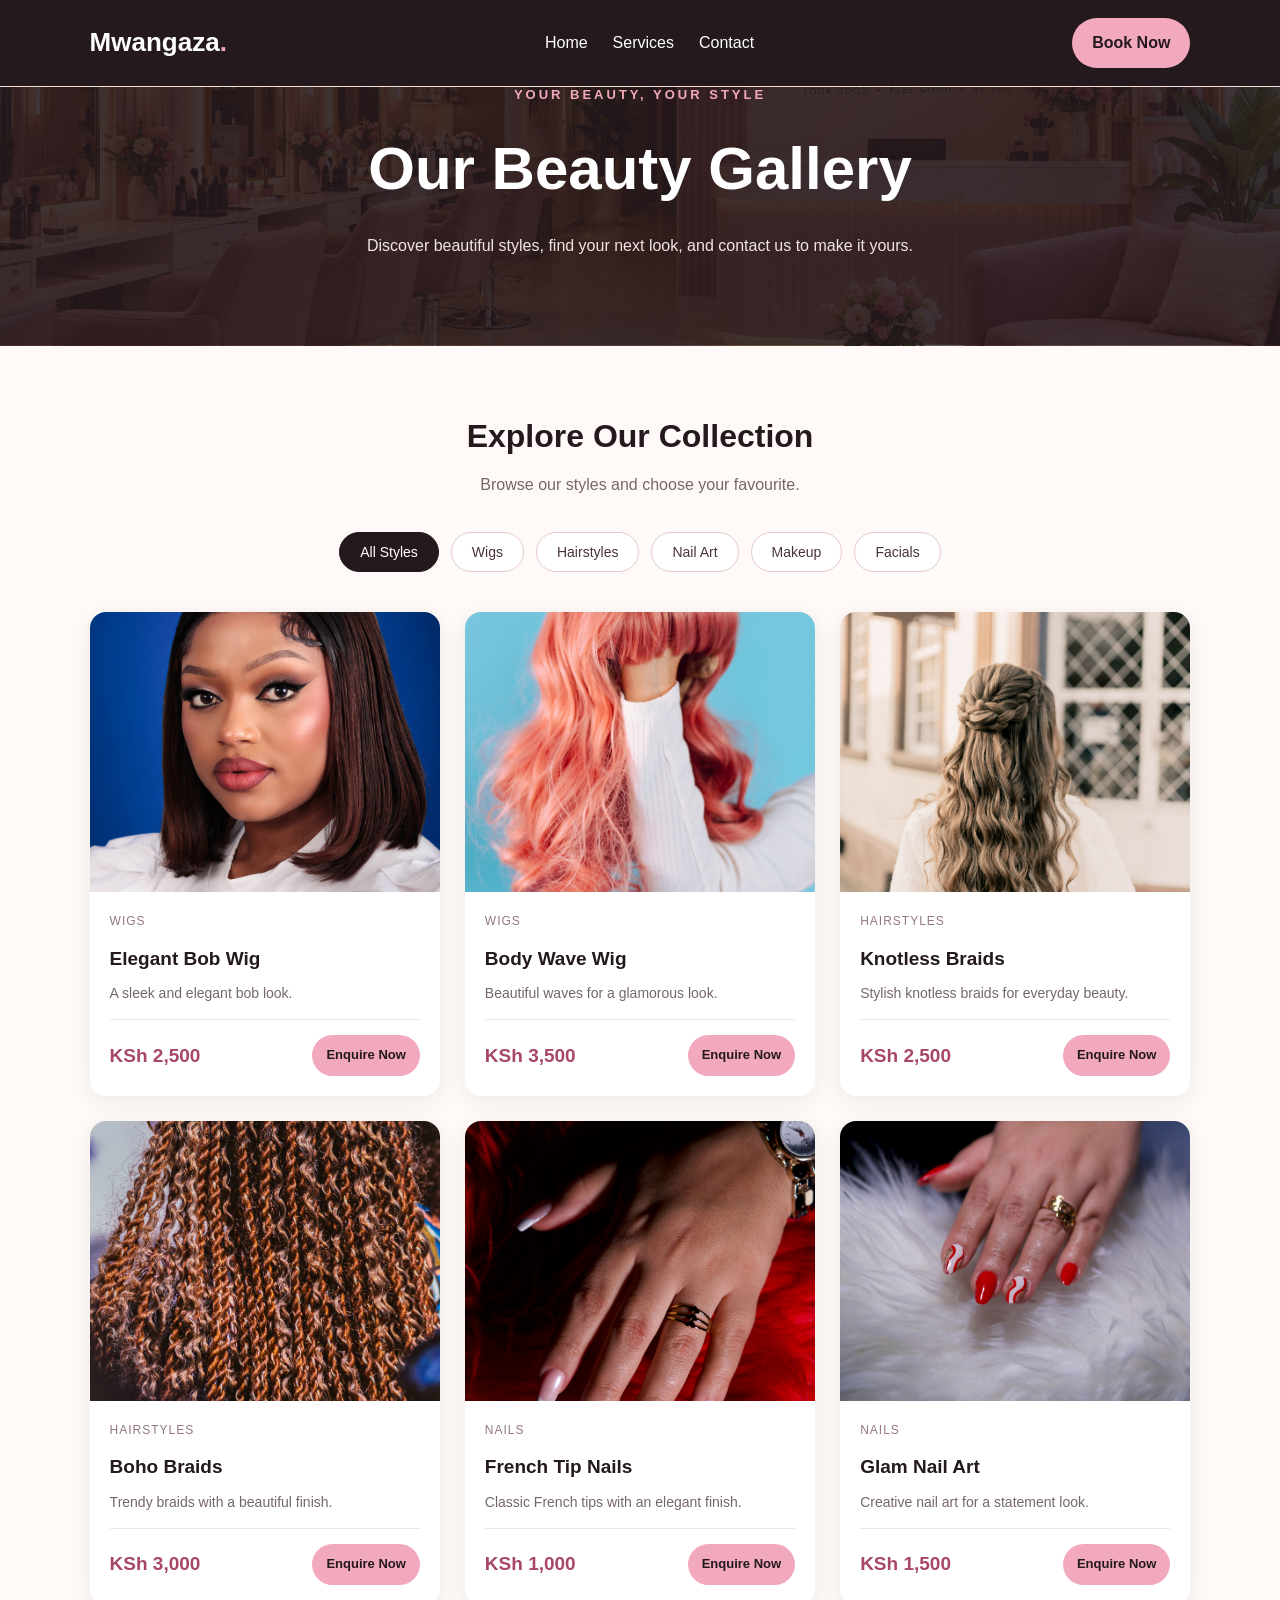
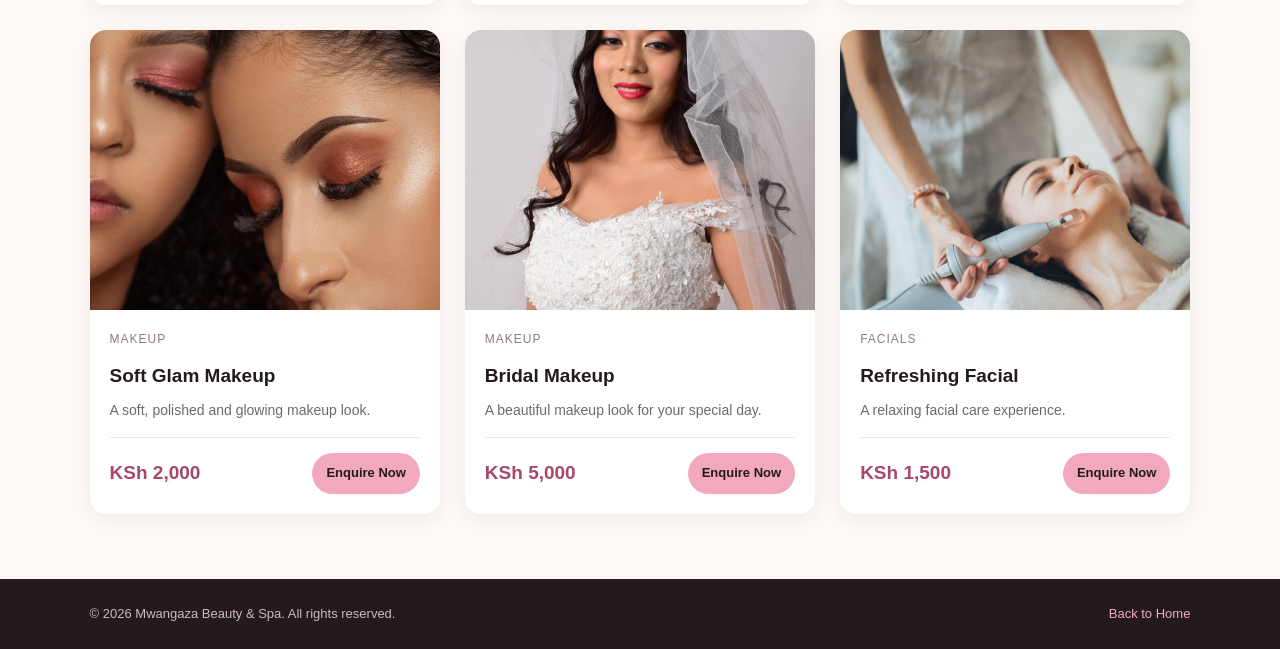
<file: gallery.html>
<!doctype html>
<html lang="en">
  <head>
    <meta charset="UTF-8" />
    <meta name="viewport" content="width=device-width, initial-scale=1.0" />
    <title>Beauty Gallery | Mwangaza Beauty & Spa</title>

    <link rel="stylesheet" href="style.css" />
    <link rel="stylesheet" href="gallery.css" />
  </head>

  <body>
    <header class="gallery-header">
      <a href="index.html" class="gallery-logo"> Mwangaza<span>.</span> </a>

      <nav class="gallery-nav">
        <a href="index.html">Home</a>
        <a href="index.html#services">Services</a>
        <a href="index.html#contact">Contact</a>
      </nav>

      <a href="index.html#contact" class="gallery-book-btn"> Book Now </a>
    </header>

    <main>
      <section class="gallery-hero">
        <p class="gallery-eyebrow">YOUR BEAUTY, YOUR STYLE</p>

        <h1>Our Beauty Gallery</h1>

        <p>
          Discover beautiful styles, find your next look, and contact us to make
          it yours.
        </p>
      </section>

      <section class="full-gallery">
        <div class="gallery-heading">
          <h2>Explore Our Collection</h2>
          <p>Browse our styles and choose your favourite.</p>
        </div>

        <div class="gallery-filters">
          <button class="filter-btn active" data-category="all">
            All Styles
          </button>

          <button class="filter-btn" data-category="wigs">Wigs</button>

          <button class="filter-btn" data-category="hairstyles">
            Hairstyles
          </button>

          <button class="filter-btn" data-category="nails">Nail Art</button>

          <button class="filter-btn" data-category="makeup">Makeup</button>

          <button class="filter-btn" data-category="facials">Facials</button>
        </div>

        <div class="beauty-gallery-grid" id="beauty-gallery-grid">
          <!-- Our beauty style cards will go here. -->
        </div>
      </section>
    </main>

    <footer class="gallery-footer">
      <p>&copy; 2026 Mwangaza Beauty & Spa. All rights reserved.</p>
      <a href="index.html">Back to Home</a>
    </footer>

    <script src="gallery.js"></script>
  </body>
</html>
</file>
<file: style.css>
/* ================================
   GENERAL STYLES
================================ */

* {
  margin: 0;
  padding: 0;
  box-sizing: border-box;
}

html {
  scroll-behavior: smooth;
}

body {
  font-family: Arial, sans-serif;
  background: #fffaf7;
  color: #2b2020;
  line-height: 1.6;
}

a {
  text-decoration: none;
  color: inherit;
}

ul {
  list-style: none;
}

section {
  padding: 90px 7%;
}

/* ================================
   NAVIGATION
================================ */

header {
  position: fixed;
  top: 0;
  left: 0;
  width: 100%;
  z-index: 1000;
  background: rgba(255, 250, 247, 0.95);
  border-bottom: 1px solid #f0ded7;
}

.navbar {
  max-width: 1200px;
  margin: auto;
  height: 75px;

  display: flex;
  align-items: center;
  justify-content: space-between;
}

.logo {
  font-size: 25px;
  font-weight: bold;
  color: #9b4d64;
}

.nav-links {
  display: flex;
  gap: 30px;
}

.nav-links a {
  font-size: 15px;
  font-weight: 600;
  transition: 0.3s;
}

.nav-links a:hover {
  color: #b85c78;
}

.nav-button {
  background: #9b4d64;
  color: white;
  padding: 11px 22px;
  border-radius: 30px;
  font-weight: bold;
  transition: 0.3s;
}

.nav-button:hover {
  background: #74384b;
  transform: translateY(-2px);
}

/* ================================
   HERO SECTION
================================ */

.hero {
  min-height: 100vh;

  display: flex;
  align-items: center;

  background:
    linear-gradient(rgba(43, 32, 32, 0.45), rgba(43, 32, 32, 0.45)),
    url("images/salon.jpg");

  background-size: cover;
  background-position: center;
}

.hero-content {
  max-width: 700px;
  color: white;
  padding-top: 100px;
}

.small-heading {
  color: #f6c8d5;
  font-size: 14px;
  font-weight: bold;
  letter-spacing: 3px;
  margin-bottom: 15px;
}

.hero h1 {
  font-size: clamp(42px, 6vw, 68px);
  line-height: 1.05;
  margin-bottom: 25px;
}

.hero h1 span {
  color: #f2a9bd;
}

.hero-text {
  max-width: 550px;
  font-size: 18px;
  margin-bottom: 35px;
}

.hero-buttons {
  display: flex;
  gap: 15px;
  flex-wrap: wrap;
}

.primary-button,
.secondary-button {
  padding: 14px 25px;
  border-radius: 30px;
  font-weight: bold;
  transition: 0.3s;
}

.primary-button {
  background: #b85c78;
  color: white;
}

.primary-button:hover {
  background: #9b4d64;
  transform: translateY(-3px);
}

.secondary-button {
  border: 2px solid white;
  color: white;
}

.secondary-button:hover {
  background: white;
  color: #2b2020;
}

/* ================================
   SECTION HEADINGS
================================ */

.section-container {
  max-width: 1200px;
  margin: auto;
}

.section-heading p:first-child {
  color: #b85c78;
  font-size: 13px;
  font-weight: bold;
  letter-spacing: 3px;
  margin-bottom: 10px;
}

.section-heading h2 {
  font-size: clamp(35px, 5vw, 55px);
  line-height: 1.1;
  margin-bottom: 25px;
}

.section-heading h2 span {
  color: #b85c78;
}

.center {
  text-align: center;
}

.section-description {
  max-width: 550px;
  margin: 0 auto 40px;
}

/* ================================
   ABOUT
================================ */

.about {
  background: white;
}

.about-content {
  max-width: 800px;
  font-size: 18px;
}

.about-content p {
  margin-bottom: 20px;
}

/* ================================
   SERVICES
================================ */

/* SERVICES LAYOUT */
.services-grid {
  display: grid !important;
  grid-template-columns: repeat(4, minmax(0, 1fr)) !important;
  gap: 24px;
  width: 100%;
  max-width: 1200px;
  margin: 0 auto;
  align-items: stretch;
}

/* INDIVIDUAL SERVICE CARD */
.service-card {
  min-width: 0;
  width: 100%;
  background: white;
  border-radius: 16px;
  overflow: hidden;
  box-shadow: 0 8px 24px rgba(0, 0, 0, 0.07);
  transition: transform 0.3s ease;
}

.service-card:hover {
  transform: translateY(-6px);
}

/* SERVICE IMAGE */
.service-card img {
  display: block;
  width: 100%;
  height: 180px;
  object-fit: cover;
}

/* SERVICE TEXT */
.service-info {
  padding: 18px;
}

.service-info h3 {
  font-size: 19px;
  margin-bottom: 8px;
}

.service-info p {
  font-size: 14px;
  color: #6d5c5c;
  line-height: 1.6;
}

/* TABLETS */
@media (max-width: 900px) {
  .services-grid {
    grid-template-columns: repeat(2, minmax(0, 1fr)) !important;
  }
}

/* PHONES */
@media (max-width: 600px) {
  .services-grid {
    grid-template-columns: 1fr !important;
  }
}

/* ================================
   GALLERY
================================ */

.gallery {
  background: white;
}

.gallery-grid {
  display: grid;
  grid-template-columns: repeat(4, 1fr);
  gap: 15px;
}

.gallery-item {
  height: 300px;
  overflow: hidden;
  border-radius: 15px;
}

.gallery-item img {
  width: 100%;
  height: 100%;
  object-fit: cover;
  display: block;
  transition: 0.4s;
}

.gallery-item:hover img {
  transform: scale(1.05);
}

.gallery-item:hover .gallery-placeholder {
  transform: scale(1.05);
}

/* ================================
   CONTACT
================================ */

.contact {
  background: #2b2020;
  color: white;
}

.contact .section-heading p:first-child {
  color: #f2a9bd;
}

.contact-buttons {
  display: flex;
  justify-content: center;
  gap: 15px;
  flex-wrap: wrap;
}

.contact-button {
  padding: 15px 30px;
  border-radius: 30px;
  background: #b85c78;
  color: white;
  font-weight: bold;

  transition: 0.3s;
}

.contact-button:hover {
  background: #d27692;
  transform: translateY(-3px);
}

/* ================================
   FOOTER
================================ */

footer {
  background: #1e1616;
  color: white;
  padding: 45px 7%;
  text-align: center;
}

.footer-content h3 {
  color: #f2a9bd;
  font-size: 25px;
  margin-bottom: 5px;
}

.copyright {
  margin-top: 20px;
  font-size: 13px;
  color: #b8aaaa;
}

/* ================================
   MOBILE RESPONSIVENESS
================================ */

@media (max-width: 900px) {
  .nav-links {
    display: none;
  }

  .services-grid {
    display: grid;
    grid-template-columns: repeat(4, minmax(0, 1fr));
    gap: 24px;
    align-items: start;
  }

  .gallery-grid {
    grid-template-columns: repeat(2, 1fr);
  }
}

@media (max-width: 600px) {
  section {
    padding: 70px 6%;
  }

  .navbar {
    padding: 0 6%;
  }

  .nav-button {
    padding: 9px 16px;
    font-size: 13px;
  }

  .hero h1 {
    font-size: 48px;
  }

  .hero-text {
    font-size: 16px;
  }

  .services-grid {
    grid-template-columns: 1fr;
  }

  .gallery-grid {
    grid-template-columns: 1fr;
  }

  .gallery-item {
    height: 350px;
  }
}

@media (max-width: 900px) {
  .services-grid {
    grid-template-columns: repeat(2, minmax(0, 1fr));
  }
}

@media (max-width: 600px) {
  .services-grid {
    grid-template-columns: 1fr;
  }
}

/* CONTACT DETAILS */
.contact-details {
  display: grid;
  grid-template-columns: repeat(3, minmax(0, 1fr));
  gap: 24px;
  margin: 45px 0;
}

.contact-card {
  padding: 30px 22px;
  text-align: center;
  border: 1px solid rgba(255, 255, 255, 0.15);
  border-radius: 16px;
  background: rgba(255, 255, 255, 0.04);
}

.contact-icon {
  font-size: 32px;
  margin-bottom: 15px;
}

.contact-card h3 {
  margin-bottom: 12px;
  font-size: 21px;
}

.contact-card p {
  color: #e0d4d4;
  font-size: 14px;
  margin-bottom: 15px;
}

.contact-link {
  color: #f2a9bd;
  font-weight: bold;
  overflow-wrap: anywhere;
}

.contact-cta {
  padding: 35px 20px;
  text-align: center;
  background: rgba(255, 255, 255, 0.05);
  border-radius: 18px;
}

.contact-cta h3 {
  font-size: 26px;
  margin-bottom: 10px;
}

.contact-cta p {
  margin-bottom: 22px;
  color: #e0d4d4;
}

@media (max-width: 750px) {
  .contact-details {
    grid-template-columns: 1fr;
  }
}

/* FLOATING WHATSAPP BUTTON */
.whatsapp-float {
  position: fixed;
  right: 25px;
  bottom: 25px;
  z-index: 2000;

  display: flex;
  align-items: center;
  gap: 10px;

  padding: 14px 20px;
  background: #25d366;
  color: white;

  border-radius: 50px;
  box-shadow: 0 6px 20px rgba(0, 0, 0, 0.2);

  font-size: 14px;
  font-weight: bold;
  text-decoration: none;

  transition:
    transform 0.3s ease,
    box-shadow 0.3s ease;
}

.whatsapp-float:hover {
  transform: translateY(-4px);
  box-shadow: 0 10px 25px rgba(0, 0, 0, 0.25);
}

.whatsapp-icon {
  font-size: 23px;
}

@media (max-width: 600px) {
  .whatsapp-float {
    right: 15px;
    bottom: 15px;
    padding: 12px 16px;
  }
}

/* PROFESSIONAL FOOTER */
.site-footer {
  background: #1e1616;
  color: #fffaf7;
  padding: 60px 7% 20px;
}

.footer-container {
  max-width: 1200px;
  margin: 0 auto 40px;

  display: grid;
  grid-template-columns: 2fr 1fr 1fr;
  gap: 50px;
}

.footer-brand h3 {
  font-size: 30px;
  color: #f2a9bd;
  margin-bottom: 10px;
}

.footer-brand h3 span {
  color: white;
}

.footer-brand p {
  max-width: 350px;
  color: #cbbbbb;
  margin-bottom: 12px;
}

.footer-links {
  display: flex;
  flex-direction: column;
  align-items: flex-start;
  gap: 12px;
}

.footer-links h4 {
  color: #f2a9bd;
  font-size: 17px;
  margin-bottom: 8px;
}

.footer-links a {
  color: #cbbbbb;
  transition: color 0.3s;
}

.footer-links a:hover {
  color: white;
}

.footer-bottom {
  max-width: 1200px;
  margin: auto;
  padding-top: 20px;
  border-top: 1px solid #453737;

  display: flex;
  justify-content: space-between;
  gap: 15px;
  flex-wrap: wrap;

  color: #b8aaaa;
  font-size: 13px;
}

@media (max-width: 700px) {
  .footer-container {
    grid-template-columns: 1fr;
    gap: 30px;
  }

  .footer-bottom {
    flex-direction: column;
  }
}

/* View Full Gallery Button */
.gallery-button-container {
  text-align: center;
  margin-top: 35px;
}

.view-gallery-btn {
  display: inline-block;
  background: #f2a9bd;
  color: #24191d;
  padding: 14px 28px;
  border-radius: 30px;
  text-decoration: none;
  font-weight: bold;
  transition: 0.3s ease;
}

.view-gallery-btn:hover {
  background: #24191d;
  color: white;
  transform: translateY(-3px);
}
</file>
<file: gallery.css>
/* ===== GALLERY PAGE ===== */

.gallery-header {
  display: flex;
  justify-content: space-between;
  align-items: center;
  padding: 18px 7%;
  background: #24191d;
  color: white;
  gap: 20px;
  flex-wrap: wrap;
}

.gallery-logo {
  color: white;
  font-size: 26px;
  font-weight: bold;
  text-decoration: none;
}

.gallery-logo span {
  color: #f2a9bd;
}

.gallery-nav {
  display: flex;
  gap: 25px;
  flex-wrap: wrap;
}

.gallery-nav a {
  color: white;
  text-decoration: none;
  transition: color 0.3s;
}

.gallery-nav a:hover {
  color: #f2a9bd;
}

.gallery-book-btn {
  background: #f2a9bd;
  color: #24191d;
  padding: 12px 20px;
  border-radius: 25px;
  text-decoration: none;
  font-weight: bold;
}

/* ===== HERO SECTION ===== */

.gallery-hero {
  text-align: center;
  padding: 85px 20px;
  background:
    linear-gradient(rgba(36, 25, 29, 0.88), rgba(36, 25, 29, 0.88)),
    url("images/salon.jpg");

  background-size: cover;
  background-position: center;
  color: white;
}

.gallery-eyebrow {
  color: #f2a9bd;
  font-size: 13px;
  letter-spacing: 3px;
  font-weight: bold;
}

.gallery-hero h1 {
  font-size: clamp(36px, 6vw, 60px);
  margin: 15px 0;
}

.gallery-hero > p:last-child {
  max-width: 600px;
  margin: 0 auto;
  line-height: 1.8;
  color: #f1e4e7;
}

/* ===== GALLERY CONTENT ===== */

.full-gallery {
  padding: 65px 7%;
  background: #fffaf8;
  min-height: 400px;
}

.gallery-heading {
  text-align: center;
  margin-bottom: 35px;
}

.gallery-heading h2 {
  font-size: 32px;
  color: #24191d;
  margin-bottom: 10px;
}

.gallery-heading p {
  color: #75666a;
}

/* ===== CATEGORY FILTERS ===== */

.gallery-filters {
  display: flex;
  justify-content: center;
  gap: 12px;
  flex-wrap: wrap;
  margin-bottom: 40px;
}

.filter-btn {
  border: 1px solid #e6c8d1;
  background: white;
  color: #49343c;
  padding: 11px 20px;
  border-radius: 25px;
  cursor: pointer;
  font-size: 14px;
  transition: 0.3s;
}

.filter-btn:hover,
.filter-btn.active {
  background: #24191d;
  border-color: #24191d;
  color: white;
}

/* ===== BEAUTY CARDS ===== */

.beauty-gallery-grid {
  display: grid;
  grid-template-columns: repeat(3, minmax(0, 1fr));
  gap: 25px;
  max-width: 1200px;
  margin: 0 auto;
}

.beauty-card {
  background: white;
  border-radius: 16px;
  overflow: hidden;
  box-shadow: 0 5px 22px rgba(36, 25, 29, 0.08);
  transition:
    transform 0.3s,
    box-shadow 0.3s;
}

.beauty-card:hover {
  transform: translateY(-5px);
  box-shadow: 0 12px 28px rgba(36, 25, 29, 0.14);
}

.beauty-card img {
  display: block;
  width: 100%;
  height: 280px;
  object-fit: cover;
}

.beauty-card-info {
  padding: 20px;
}

.beauty-card-info h3 {
  color: #24191d;
  font-size: 19px;
  margin-bottom: 8px;
}

.beauty-card-info .category-label {
  color: #947783;
  font-size: 12px;
  text-transform: uppercase;
  letter-spacing: 1px;
  margin-bottom: 12px;
}

.beauty-card-info .description {
  color: #75666a;
  font-size: 14px;
  line-height: 1.6;
  margin-bottom: 15px;
}

.beauty-card-bottom {
  display: flex;
  justify-content: space-between;
  align-items: center;
  gap: 10px;
  flex-wrap: wrap;
  border-top: 1px solid #f0e7e9;
  padding-top: 15px;
}

.beauty-price {
  color: #a7476a;
  font-size: 19px;
  font-weight: bold;
}

.beauty-book-btn {
  display: inline-block;
  background: #f2a9bd;
  color: #24191d;
  padding: 10px 14px;
  border-radius: 22px;
  text-decoration: none;
  font-size: 13px;
  font-weight: bold;
  transition: 0.3s;
}

.beauty-book-btn:hover {
  background: #e68eaa;
}

.no-results {
  grid-column: 1 / -1;
  text-align: center;
  padding: 40px 15px;
  color: #75666a;
}

/* ===== FOOTER ===== */

.gallery-footer {
  background: #24191d;
  color: #cbbbbb;
  padding: 25px 7%;
  display: flex;
  justify-content: space-between;
  align-items: center;
  gap: 15px;
  flex-wrap: wrap;
  font-size: 13px;
}

.gallery-footer a {
  color: #f2a9bd;
  text-decoration: none;
}

/* ===== RESPONSIVE DESIGN ===== */

@media (max-width: 900px) {
  .beauty-gallery-grid {
    grid-template-columns: repeat(2, minmax(0, 1fr));
  }
}

@media (max-width: 600px) {
  .gallery-header {
    justify-content: center;
    text-align: center;
  }

  .gallery-nav {
    justify-content: center;
    width: 100%;
    gap: 15px;
  }

  .gallery-hero {
    padding: 65px 20px;
  }

  .full-gallery {
    padding: 45px 5%;
  }

  .beauty-gallery-grid {
    grid-template-columns: 1fr;
  }

  .beauty-card img {
    height: 300px;
  }

  .gallery-footer {
    flex-direction: column;
    text-align: center;
  }
}
</file>
